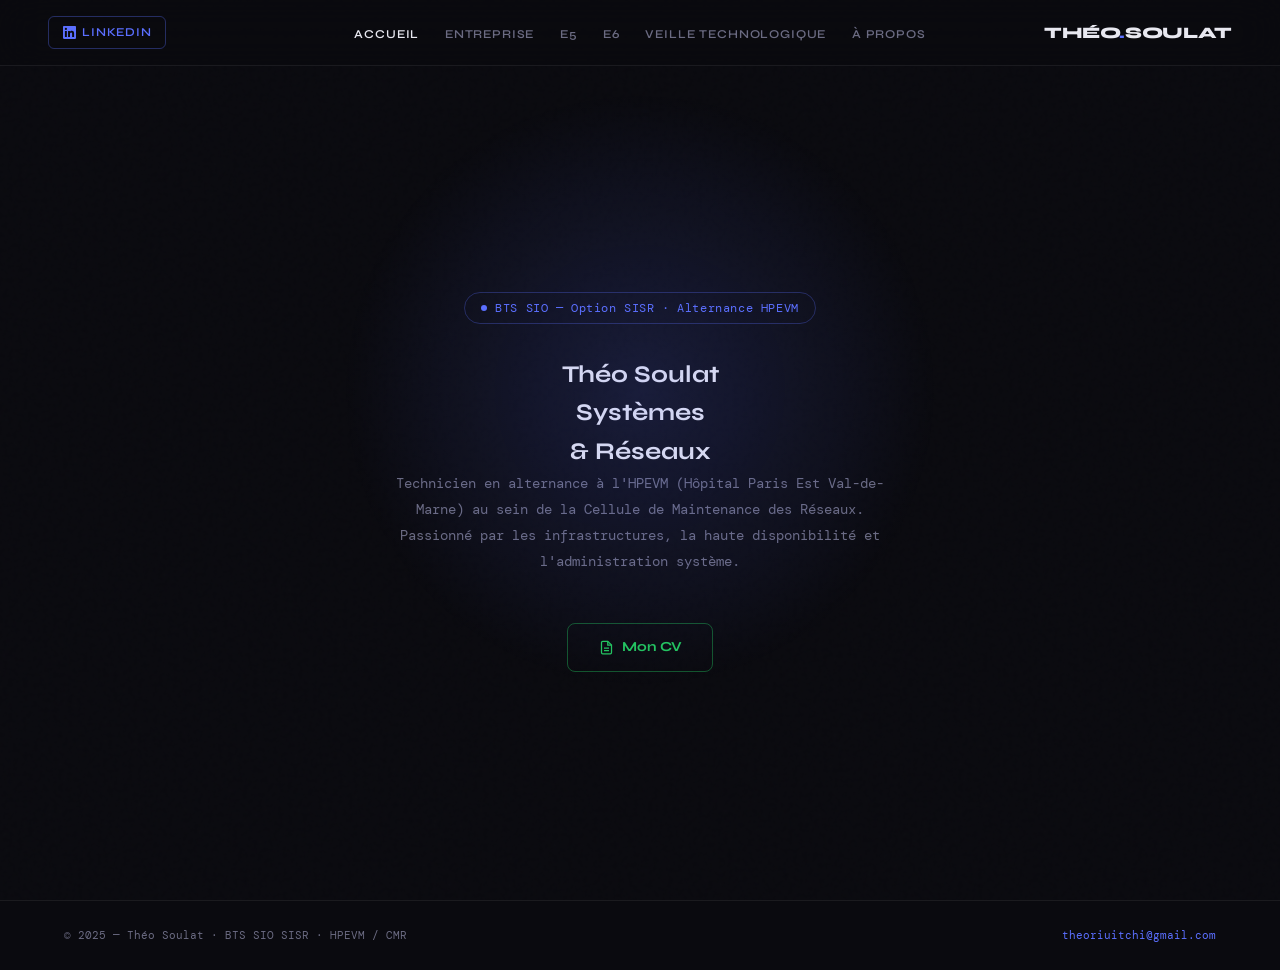
<file: index.html>
<!DOCTYPE html>
<html lang="fr">
<head>
  <meta charset="UTF-8" />
  <meta name="viewport" content="width=device-width, initial-scale=1.0" />
  <title>Théo Soulat — Portfolio BTS SIO</title>
  <link rel="preconnect" href="https://fonts.googleapis.com" />
  <link rel="preconnect" href="https://fonts.gstatic.com" crossorigin />
  <link href="https://fonts.googleapis.com/css2?family=Syne:wght@400;600;700;800&family=DM+Mono:ital,wght@0,300;0,400;1,300&display=swap" rel="stylesheet" />
  <link rel="stylesheet" href="portfolio-style.css" />
</head>
<body>
    <nav>
    <a href="https://www.linkedin.com/in/theo-soulat-701298356" target="_blank" class="nav-linkedin"><svg viewBox="0 0 24 24" width="13" height="13" fill="currentColor"><path d="M20.447 20.452h-3.554v-5.569c0-1.328-.027-3.037-1.852-3.037-1.853 0-2.136 1.445-2.136 2.939v5.667H9.351V9h3.414v1.561h.046c.477-.9 1.637-1.85 3.37-1.85 3.601 0 4.267 2.37 4.267 5.455v6.286zM5.337 7.433a2.062 2.062 0 01-2.063-2.065 2.064 2.064 0 112.063 2.065zm1.782 13.019H3.555V9h3.564v11.452zM22.225 0H1.771C.792 0 0 .774 0 1.729v20.542C0 23.227.792 24 1.771 24h20.451C23.2 24 24 23.227 24 22.271V1.729C24 .774 23.2 0 22.222 0h.003z"/></svg> LinkedIn</a>
    <ul>
      <li><a href="index.html" class="active">Accueil</a></li>
      <li><a href="entreprise.html">Entreprise</a></li>
      <li><a href="e5.html">E5</a></li>
      <li><a href="e6.html">E6</a></li>
      <li><a href="veille-technologique.html">Veille technologique</a></li>
      <li><a href="apropos.html">À propos</a></li>
    </ul>
    <a href="index.html" class="nav-logo">théo<span>.</span>soulat</a>
  </nav>
<section id="accueil">
    <div class="hero-glow"></div>
    <div class="hero-tag">BTS SIO — Option SISR · Alternance HPEVM</div>
    <h1>
      Théo Soulat<br>
      <span class="line2">Systèmes<br>& Réseaux</span>
    </h1>
    <p class="hero-sub">
      Technicien en alternance à l'HPEVM (Hôpital Paris Est Val-de-Marne) au sein de la Cellule de Maintenance des Réseaux. Passionné par les infrastructures, la haute disponibilité et l'administration système.
    </p>
    <div class="hero-cta">
      <a href="CV Théo Soulat.pdf" target="_blank" class="btn-cv">
        <svg viewBox="0 0 24 24" width="15" height="15" fill="none" stroke="currentColor" stroke-width="2"><path d="M14 2H6a2 2 0 00-2 2v16a2 2 0 002 2h12a2 2 0 002-2V8z"/><polyline points="14,2 14,8 20,8"/><line x1="16" y1="13" x2="8" y2="13"/><line x1="16" y1="17" x2="8" y2="17"/></svg>
        Mon CV
      </a>
    </div>
</section>
  <footer>
    <span>© 2025 — Théo Soulat · BTS SIO SISR · HPEVM / CMR</span>
    <span style="color:var(--accent);">theoriuitchi@gmail.com</span>
  </footer>

  <script>
    const obs = new IntersectionObserver(entries => {
      entries.forEach(e => { if (e.isIntersecting) e.target.classList.add('visible'); });
    }, { threshold: 0.1 });
    document.querySelectorAll('.reveal').forEach((el, i) => {
      el.style.transitionDelay = (i % 4) * 0.09 + 's';
      obs.observe(el);
    });
  </script>
</body>
</html>
</file>
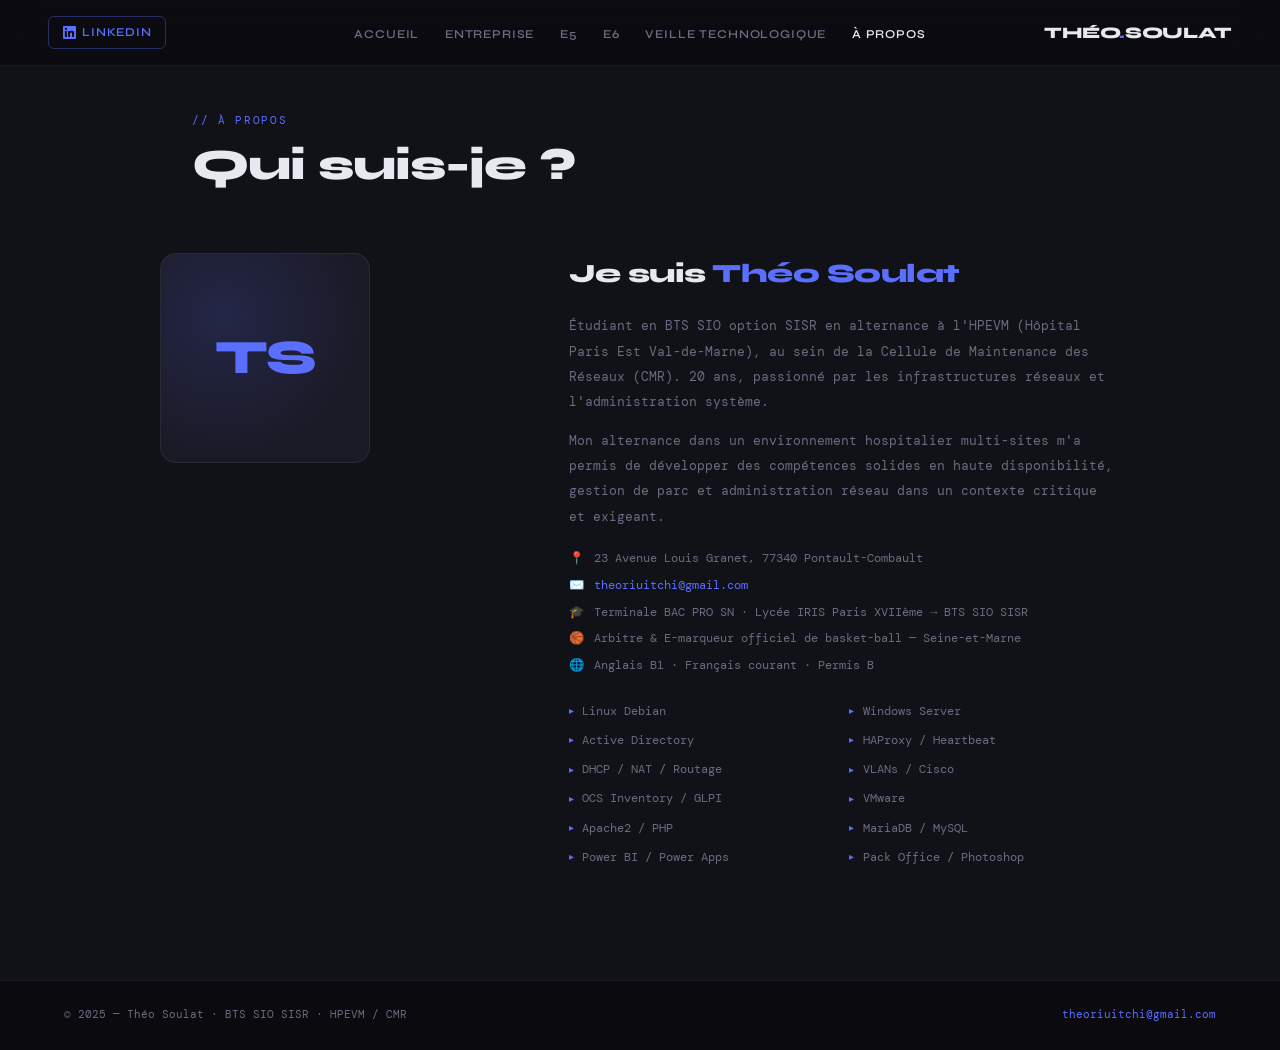
<file: apropos.html>
<!DOCTYPE html>
<html lang="fr">
<head>
  <meta charset="UTF-8" />
  <meta name="viewport" content="width=device-width, initial-scale=1.0" />
  <title>À propos — Théo Soulat</title>
  <link rel="preconnect" href="https://fonts.googleapis.com" />
  <link rel="preconnect" href="https://fonts.gstatic.com" crossorigin />
  <link href="https://fonts.googleapis.com/css2?family=Syne:wght@400;600;700;800&family=DM+Mono:ital,wght@0,300;0,400;1,300&display=swap" rel="stylesheet" />
  <link rel="stylesheet" href="portfolio-style.css" />
</head>
<body>
    <nav>
    <a href="https://www.linkedin.com/in/theo-soulat-701298356" target="_blank" class="nav-linkedin"><svg viewBox="0 0 24 24" width="13" height="13" fill="currentColor"><path d="M20.447 20.452h-3.554v-5.569c0-1.328-.027-3.037-1.852-3.037-1.853 0-2.136 1.445-2.136 2.939v5.667H9.351V9h3.414v1.561h.046c.477-.9 1.637-1.85 3.37-1.85 3.601 0 4.267 2.37 4.267 5.455v6.286zM5.337 7.433a2.062 2.062 0 01-2.063-2.065 2.064 2.064 0 112.063 2.065zm1.782 13.019H3.555V9h3.564v11.452zM22.225 0H1.771C.792 0 0 .774 0 1.729v20.542C0 23.227.792 24 1.771 24h20.451C23.2 24 24 23.227 24 22.271V1.729C24 .774 23.2 0 22.222 0h.003z"/></svg> LinkedIn</a>
    <ul>
      <li><a href="index.html">Accueil</a></li>
      <li><a href="entreprise.html">Entreprise</a></li>
      <li><a href="e5.html">E5</a></li>
      <li><a href="e6.html">E6</a></li>
      <li><a href="veille-technologique.html">Veille technologique</a></li>
      <li><a href="apropos.html" class="active">À propos</a></li>
    </ul>
    <a href="index.html" class="nav-logo">théo<span>.</span>soulat</a>
  </nav>
<section id="apropos">
    <div class="section-header reveal">
      <div class="section-label">// À propos</div>
      <h2 class="section-title">Qui suis-je ?</h2>
    </div>
    <div class="about-inner">
      <div>
        <div class="about-avatar reveal">TS</div>
      </div>
      <div class="about-content reveal">
        <h2>Je suis <span style="color:var(--accent);">Théo Soulat</span></h2>
        <p>Étudiant en BTS SIO option SISR en alternance à l'HPEVM (Hôpital Paris Est Val-de-Marne), au sein de la Cellule de Maintenance des Réseaux (CMR). 20 ans, passionné par les infrastructures réseaux et l'administration système.</p>
        <p>Mon alternance dans un environnement hospitalier multi-sites m'a permis de développer des compétences solides en haute disponibilité, gestion de parc et administration réseau dans un contexte critique et exigeant.</p>
        <div class="about-infos">
          <div class="about-info-item"><span>📍</span><span>23 Avenue Louis Granet, 77340 Pontault-Combault</span></div>
          <div class="about-info-item"><span>✉️</span><a href="mailto:theoriuitchi@gmail.com">theoriuitchi@gmail.com</a></div>
          <div class="about-info-item"><span>🎓</span><span>Terminale BAC PRO SN · Lycée IRIS Paris XVIIème → BTS SIO SISR</span></div>
          <div class="about-info-item"><span>🏀</span><span>Arbitre & E-marqueur officiel de basket-ball — Seine-et-Marne</span></div>
          <div class="about-info-item"><span>🌐</span><span>Anglais B1 · Français courant · Permis B</span></div>
        </div>
        <div class="about-skills-grid">
          <div class="skill-item">Linux Debian</div>
          <div class="skill-item">Windows Server</div>
          <div class="skill-item">Active Directory</div>
          <div class="skill-item">HAProxy / Heartbeat</div>
          <div class="skill-item">DHCP / NAT / Routage</div>
          <div class="skill-item">VLANs / Cisco</div>
          <div class="skill-item">OCS Inventory / GLPI</div>
          <div class="skill-item">VMware</div>
          <div class="skill-item">Apache2 / PHP</div>
          <div class="skill-item">MariaDB / MySQL</div>
          <div class="skill-item">Power BI / Power Apps</div>
          <div class="skill-item">Pack Office / Photoshop</div>
        </div>
      </div>
    </div>
  </section>
  <footer>
    <span>© 2025 — Théo Soulat · BTS SIO SISR · HPEVM / CMR</span>
    <span style="color:var(--accent);">theoriuitchi@gmail.com</span>
  </footer>

  <script>
    const obs = new IntersectionObserver(entries => {
      entries.forEach(e => { if (e.isIntersecting) e.target.classList.add('visible'); });
    }, { threshold: 0.1 });
    document.querySelectorAll('.reveal').forEach((el, i) => {
      el.style.transitionDelay = (i % 4) * 0.09 + 's';
      obs.observe(el);
    });
  </script>
</body>
</html>
</file>
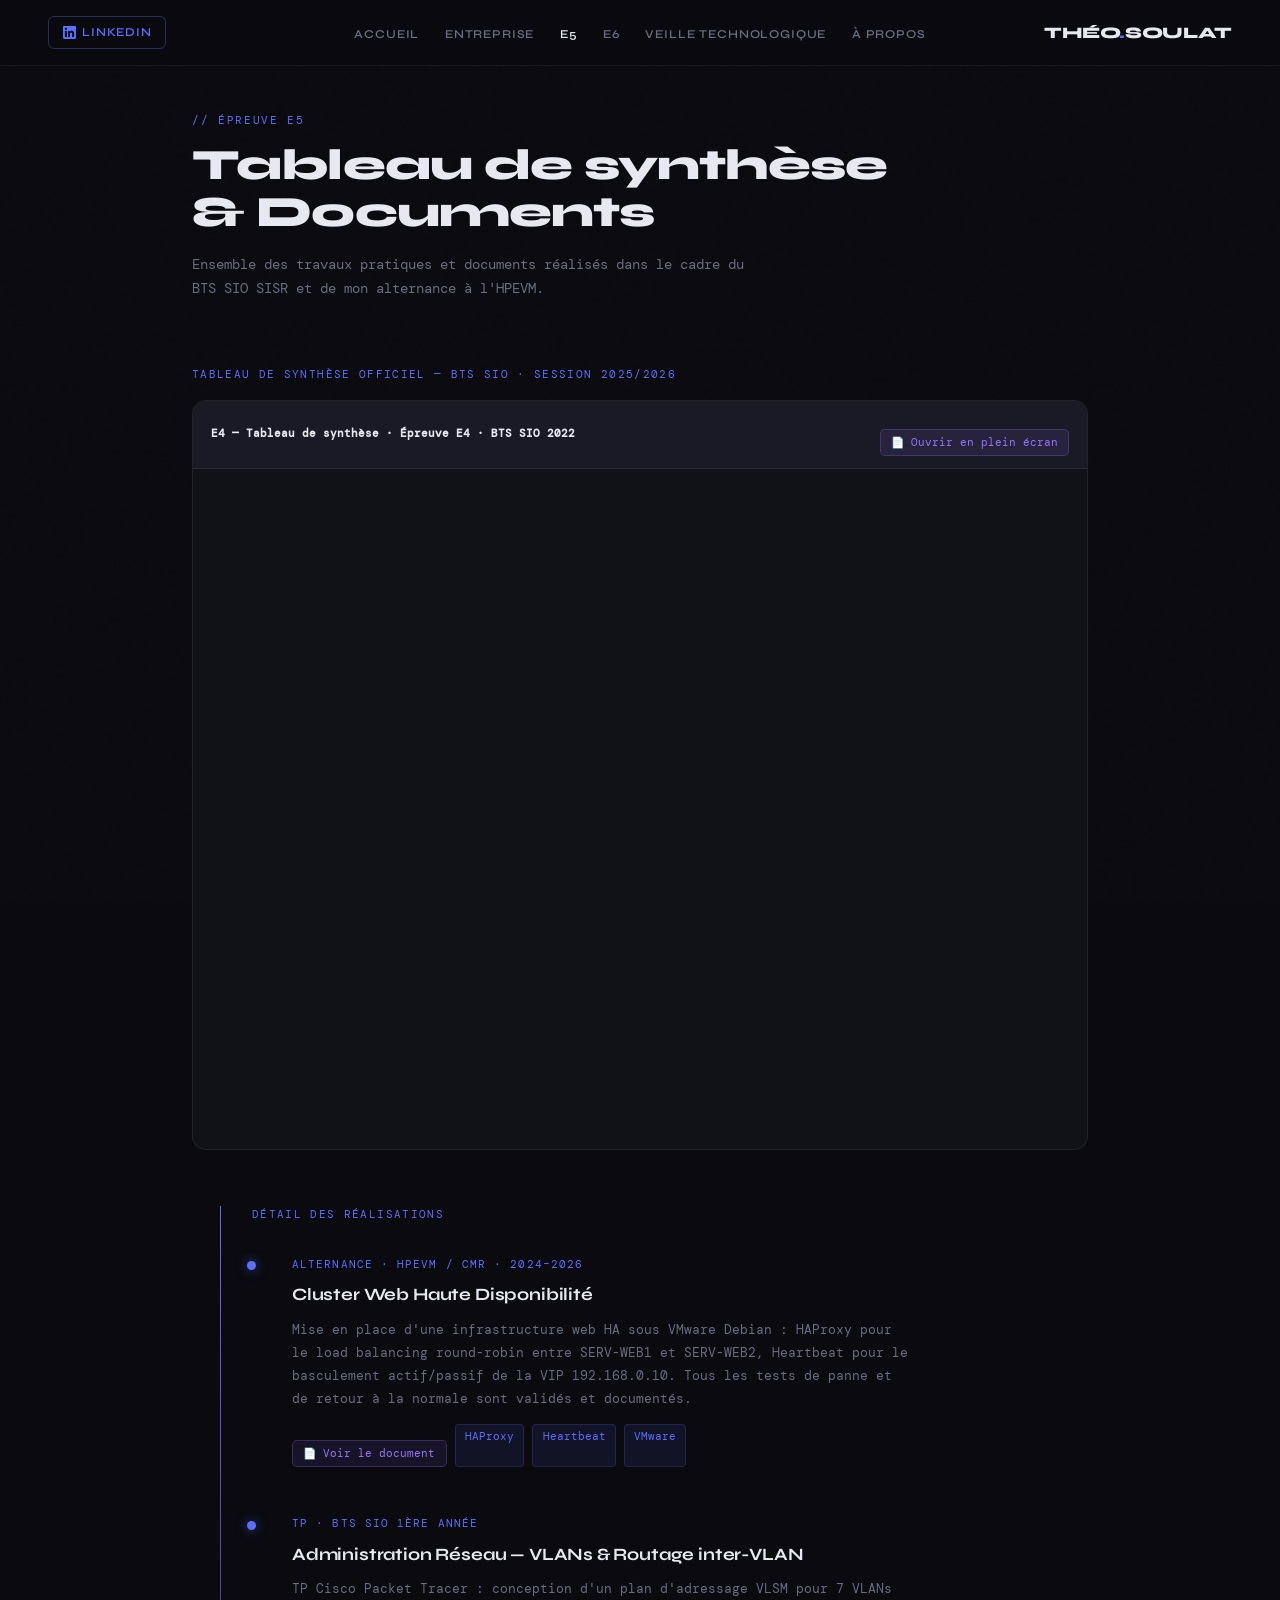
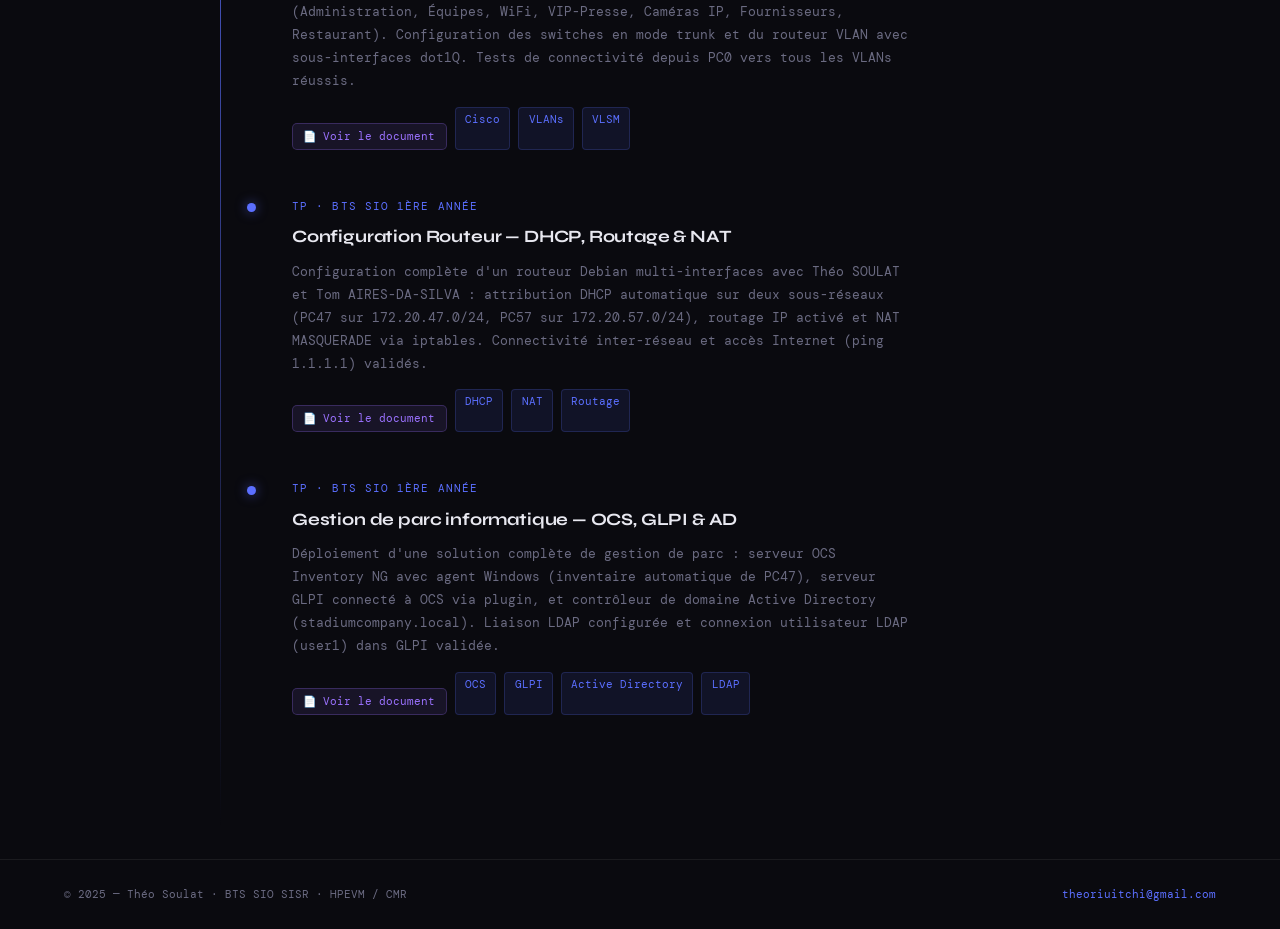
<file: e5.html>
<!DOCTYPE html>
<html lang="fr">
<head>
  <meta charset="UTF-8" />
  <meta name="viewport" content="width=device-width, initial-scale=1.0" />
  <title>E5 — Théo Soulat</title>
  <link rel="preconnect" href="https://fonts.googleapis.com" />
  <link rel="preconnect" href="https://fonts.gstatic.com" crossorigin />
  <link href="https://fonts.googleapis.com/css2?family=Syne:wght@400;600;700;800&family=DM+Mono:ital,wght@0,300;0,400;1,300&display=swap" rel="stylesheet" />
  <link rel="stylesheet" href="portfolio-style.css" />
  <style>
    .pdf-viewer-block {
      max-width: 960px; margin: 0 auto 3.5rem; padding: 0 2rem;
    }
    .pdf-frame-wrap {
      border: 1px solid var(--border); border-radius: 14px; overflow: hidden;
      background: var(--bg2); position: relative;
    }
    .pdf-frame-wrap iframe {
      display: block; width: 100%; height: 680px; border: none;
    }
    .pdf-toolbar {
      display: flex; align-items: center; justify-content: space-between;
      padding: .75rem 1.1rem; border-bottom: 1px solid var(--border);
      background: var(--bg3);
    }
    .pdf-toolbar-label { font-family: var(--mono); font-size: .7rem; color: var(--muted); }
    .pdf-toolbar-label strong { color: var(--text); }
  </style>
</head>
<body>
  <nav>
    <a href="https://www.linkedin.com/in/theo-soulat-701298356" target="_blank" class="nav-linkedin"><svg viewBox="0 0 24 24" width="13" height="13" fill="currentColor"><path d="M20.447 20.452h-3.554v-5.569c0-1.328-.027-3.037-1.852-3.037-1.853 0-2.136 1.445-2.136 2.939v5.667H9.351V9h3.414v1.561h.046c.477-.9 1.637-1.85 3.37-1.85 3.601 0 4.267 2.37 4.267 5.455v6.286zM5.337 7.433a2.062 2.062 0 01-2.063-2.065 2.064 2.064 0 112.063 2.065zm1.782 13.019H3.555V9h3.564v11.452zM22.225 0H1.771C.792 0 0 .774 0 1.729v20.542C0 23.227.792 24 1.771 24h20.451C23.2 24 24 23.227 24 22.271V1.729C24 .774 23.2 0 22.222 0h.003z"/></svg> LinkedIn</a>
    <ul>
      <li><a href="index.html">Accueil</a></li>
      <li><a href="entreprise.html">Entreprise</a></li>
      <li><a href="e5.html" class="active">E5</a></li>
      <li><a href="e6.html">E6</a></li>
      <li><a href="veille-technologique.html">Veille technologique</a></li>
      <li><a href="apropos.html">À propos</a></li>
    </ul>
    <a href="index.html" class="nav-logo">théo<span>.</span>soulat</a>
  </nav>

  <section id="e5" style="padding:7rem 0 2rem;">
    <div class="section-header reveal">
      <div class="section-label">// Épreuve E5</div>
      <h2 class="section-title">Tableau de synthèse<br>&amp; Documents</h2>
      <p class="section-desc">Ensemble des travaux pratiques et documents réalisés dans le cadre du BTS SIO SISR et de mon alternance à l'HPEVM.</p>
    </div>

    <!-- TABLEAU DE SYNTHÈSE PDF -->
    <div class="pdf-viewer-block reveal">
      <div class="env-label" style="font-family:var(--mono);font-size:.7rem;color:var(--accent);letter-spacing:.12em;text-transform:uppercase;margin-bottom:1rem;">Tableau de synthèse officiel — BTS SIO · Session 2025/2026</div>
      <div class="pdf-frame-wrap">
        <div class="pdf-toolbar">
          <span class="pdf-toolbar-label"><strong>E4 — Tableau de synthèse · Épreuve E4 · BTS SIO 2022</strong></span>
          <a class="doc-pill" href="E4- Tableau de synthèse - Épreuve E4 - BTS SIO 2022.pdf" target="_blank" rel="noopener">📄 Ouvrir en plein écran</a>
        </div>
        <iframe src="E4- Tableau de synthèse - Épreuve E4 - BTS SIO 2022.pdf" title="Tableau de synthèse BTS SIO"></iframe>
      </div>
    </div>

    <!-- TIMELINE DOCUMENTS -->
    <div class="e7-timeline" style="max-width:840px;margin:0 auto;padding:0 2rem 4rem;">
      <div class="env-label" style="font-family:var(--mono);font-size:.7rem;color:var(--accent);letter-spacing:.12em;text-transform:uppercase;margin-bottom:2rem;">Détail des réalisations</div>

      <div class="e7-item reveal">
        <div class="e7-date">ALTERNANCE · HPEVM / CMR · 2024–2026</div>
        <h3>Cluster Web Haute Disponibilité</h3>
        <p>Mise en place d'une infrastructure web HA sous VMware Debian : HAProxy pour le load balancing round-robin entre SERV-WEB1 et SERV-WEB2, Heartbeat pour le basculement actif/passif de la VIP 192.168.0.10. Tous les tests de panne et de retour à la normale sont validés et documentés.</p>
        <div class="e7-docs">
          <a class="doc-pill" href="SOULAT_Theo_Projet_HA.pdf" target="_blank" rel="noopener">📄 Voir le document</a>
          <span class="tag">HAProxy</span><span class="tag">Heartbeat</span><span class="tag">VMware</span>
        </div>
      </div>

      <div class="e7-item reveal">
        <div class="e7-date">TP · BTS SIO 1ÈRE ANNÉE</div>
        <h3>Administration Réseau — VLANs &amp; Routage inter-VLAN</h3>
        <p>TP Cisco Packet Tracer : conception d'un plan d'adressage VLSM pour 7 VLANs (Administration, Équipes, WiFi, VIP-Presse, Caméras IP, Fournisseurs, Restaurant). Configuration des switches en mode trunk et du routeur VLAN avec sous-interfaces dot1Q. Tests de connectivité depuis PC0 vers tous les VLANs réussis.</p>
        <div class="e7-docs">
          <a class="doc-pill" href="tp keita.pdf" target="_blank" rel="noopener">📄 Voir le document</a>
          <span class="tag">Cisco</span><span class="tag">VLANs</span><span class="tag">VLSM</span>
        </div>
      </div>

      <div class="e7-item reveal">
        <div class="e7-date">TP · BTS SIO 1ÈRE ANNÉE</div>
        <h3>Configuration Routeur — DHCP, Routage &amp; NAT</h3>
        <p>Configuration complète d'un routeur Debian multi-interfaces avec Théo SOULAT et Tom AIRES-DA-SILVA : attribution DHCP automatique sur deux sous-réseaux (PC47 sur 172.20.47.0/24, PC57 sur 172.20.57.0/24), routage IP activé et NAT MASQUERADE via iptables. Connectivité inter-réseau et accès Internet (ping 1.1.1.1) validés.</p>
        <div class="e7-docs">
          <a class="doc-pill" href="Page_de_garde_TP_DHCP_Routage_NAT.pdf" target="_blank" rel="noopener">📄 Voir le document</a>
          <span class="tag">DHCP</span><span class="tag">NAT</span><span class="tag">Routage</span>
        </div>
      </div>

      <div class="e7-item reveal">
        <div class="e7-date">TP · BTS SIO 1ÈRE ANNÉE</div>
        <h3>Gestion de parc informatique — OCS, GLPI &amp; AD</h3>
        <p>Déploiement d'une solution complète de gestion de parc : serveur OCS Inventory NG avec agent Windows (inventaire automatique de PC47), serveur GLPI connecté à OCS via plugin, et contrôleur de domaine Active Directory (stadiumcompany.local). Liaison LDAP configurée et connexion utilisateur LDAP (user1) dans GLPI validée.</p>
        <div class="e7-docs">
          <a class="doc-pill" href="TP%20%20Mise%20en%20place%20d%E2%80%99une%20solution%20de%20gestion%20de%20parc%20informat%20%281%29%20%281%29.pdf" target="_blank" rel="noopener">📄 Voir le document</a>
          <span class="tag">OCS</span><span class="tag">GLPI</span><span class="tag">Active Directory</span><span class="tag">LDAP</span>
        </div>
      </div>
    </div>
  </section>

  <footer>
    <span>© 2025 — Théo Soulat · BTS SIO SISR · HPEVM / CMR</span>
    <span style="color:var(--accent);">theoriuitchi@gmail.com</span>
  </footer>

  <script>
    const obs = new IntersectionObserver(entries => {
      entries.forEach(e => { if (e.isIntersecting) e.target.classList.add('visible'); });
    }, { threshold: 0.1 });
    document.querySelectorAll('.reveal').forEach((el, i) => {
      el.style.transitionDelay = (i % 4) * 0.09 + 's';
      obs.observe(el);
    });
  </script>
</body>
</html>
</file>
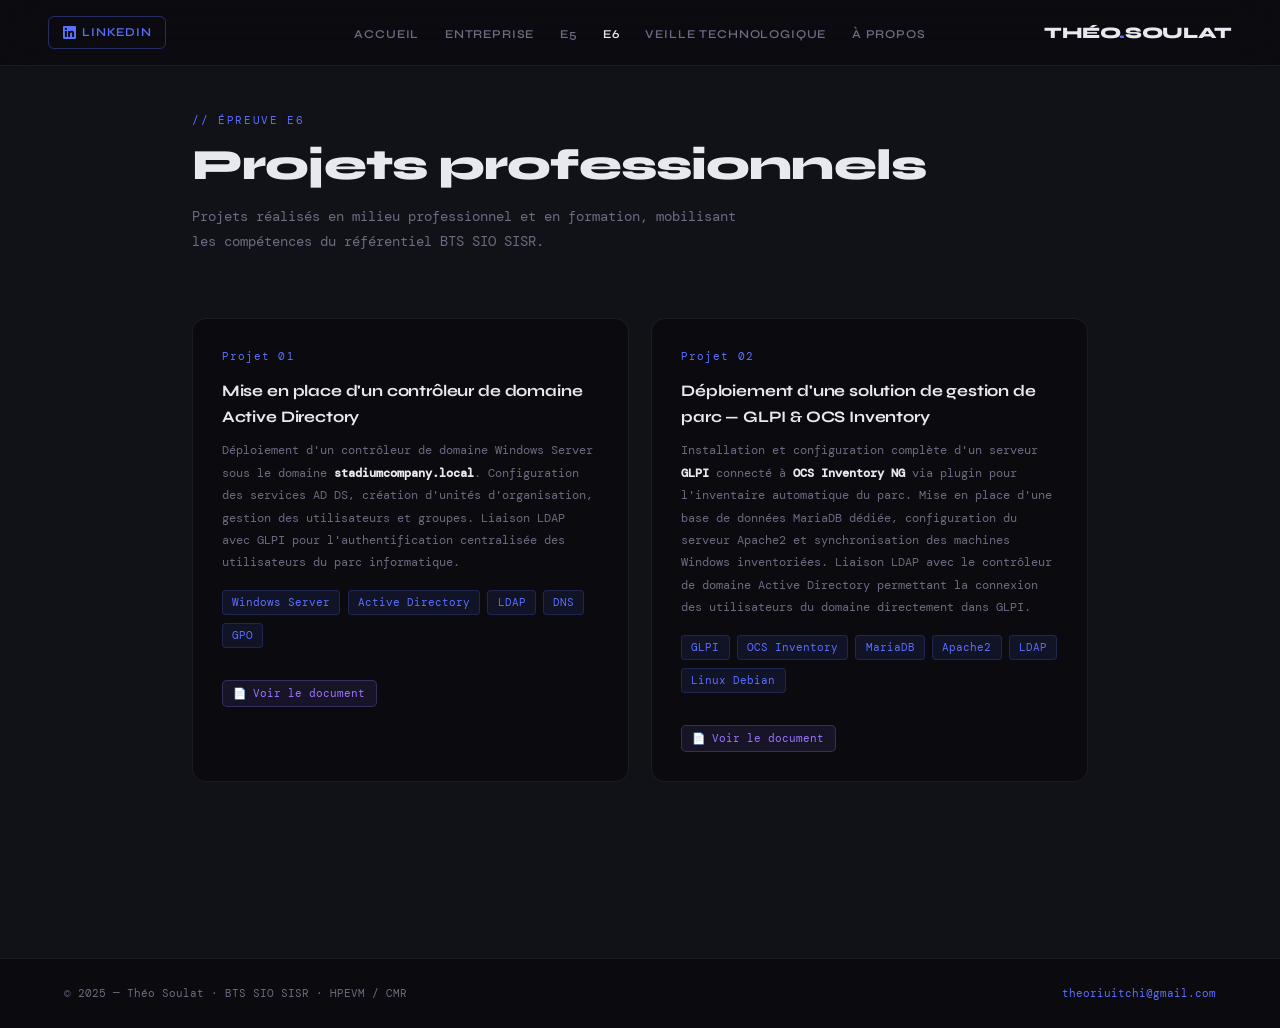
<file: e6.html>
<!DOCTYPE html>
<html lang="fr">
<head>
  <meta charset="UTF-8" />
  <meta name="viewport" content="width=device-width, initial-scale=1.0" />
  <title>E6 — Théo Soulat</title>
  <link rel="preconnect" href="https://fonts.googleapis.com" />
  <link rel="preconnect" href="https://fonts.gstatic.com" crossorigin />
  <link href="https://fonts.googleapis.com/css2?family=Syne:wght@400;600;700;800&family=DM+Mono:ital,wght@0,300;0,400;1,300&display=swap" rel="stylesheet" />
  <link rel="stylesheet" href="portfolio-style.css" />
</head>
<body>
  <nav>
    <a href="https://www.linkedin.com/in/theo-soulat-701298356" target="_blank" class="nav-linkedin"><svg viewBox="0 0 24 24" width="13" height="13" fill="currentColor"><path d="M20.447 20.452h-3.554v-5.569c0-1.328-.027-3.037-1.852-3.037-1.853 0-2.136 1.445-2.136 2.939v5.667H9.351V9h3.414v1.561h.046c.477-.9 1.637-1.85 3.37-1.85 3.601 0 4.267 2.37 4.267 5.455v6.286zM5.337 7.433a2.062 2.062 0 01-2.063-2.065 2.064 2.064 0 112.063 2.065zm1.782 13.019H3.555V9h3.564v11.452zM22.225 0H1.771C.792 0 0 .774 0 1.729v20.542C0 23.227.792 24 1.771 24h20.451C23.2 24 24 23.227 24 22.271V1.729C24 .774 23.2 0 22.222 0h.003z"/></svg> LinkedIn</a>
    <ul>
      <li><a href="index.html">Accueil</a></li>
      <li><a href="entreprise.html">Entreprise</a></li>
      <li><a href="e5.html">E5</a></li>
      <li><a href="e6.html" class="active">E6</a></li>
      <li><a href="veille-technologique.html">Veille technologique</a></li>
      <li><a href="apropos.html">À propos</a></li>
    </ul>
    <a href="index.html" class="nav-logo">théo<span>.</span>soulat</a>
  </nav>
 
  <section id="e6" class="page-shell">
    <div class="section-header reveal">
      <div class="section-label">// Épreuve E6</div>
      <h2 class="section-title">Projets professionnels</h2>
      <p class="section-desc">Projets réalisés en milieu professionnel et en formation, mobilisant les compétences du référentiel BTS SIO SISR.</p>
    </div>
 
    <div class="e6-grid" style="max-width:960px;margin:0 auto;padding:0 2rem 4rem;">
 
      <!-- PROJET 1 : Active Directory -->
      <div class="e6-card reveal">
        <div class="e6-num">Projet 01</div>
        <h3>Mise en place d'un contrôleur de domaine Active Directory</h3>
        <p>Déploiement d'un contrôleur de domaine Windows Server sous le domaine <strong style="color:var(--text)">stadiumcompany.local</strong>. Configuration des services AD DS, création d'unités d'organisation, gestion des utilisateurs et groupes. Liaison LDAP avec GLPI pour l'authentification centralisée des utilisateurs du parc informatique.</p>
        <div class="tag-row" style="margin-top:1rem;">
          <span class="tag">Windows Server</span>
          <span class="tag">Active Directory</span>
          <span class="tag">LDAP</span>
          <span class="tag">DNS</span>
          <span class="tag">GPO</span>
        </div>
        <div class="doc-actions">
          <a class="doc-pill" href="TP%20%20Mise%20en%20place%20d%E2%80%99une%20solution%20de%20gestion%20de%20parc%20informat%20%281%29%20%281%29.pdf" target="_blank" rel="noopener">📄 Voir le document</a>
        </div>
      </div>
 
      <!-- PROJET 2 : GLPI -->
      <div class="e6-card reveal">
        <div class="e6-num">Projet 02</div>
        <h3>Déploiement d'une solution de gestion de parc — GLPI &amp; OCS Inventory</h3>
        <p>Installation et configuration complète d'un serveur <strong style="color:var(--text)">GLPI</strong> connecté à <strong style="color:var(--text)">OCS Inventory NG</strong> via plugin pour l'inventaire automatique du parc. Mise en place d'une base de données MariaDB dédiée, configuration du serveur Apache2 et synchronisation des machines Windows inventoriées. Liaison LDAP avec le contrôleur de domaine Active Directory permettant la connexion des utilisateurs du domaine directement dans GLPI.</p>
        <div class="tag-row" style="margin-top:1rem;">
          <span class="tag">GLPI</span>
          <span class="tag">OCS Inventory</span>
          <span class="tag">MariaDB</span>
          <span class="tag">Apache2</span>
          <span class="tag">LDAP</span>
          <span class="tag">Linux Debian</span>
        </div>
        <div class="doc-actions">
          <a class="doc-pill" href="TP%20%20Mise%20en%20place%20d%E2%80%99une%20solution%20de%20gestion%20de%20parc%20informat%20%281%29%20%281%29.pdf" target="_blank" rel="noopener">📄 Voir le document</a>
        </div>
      </div>
 
    </div>
  </section>
 
  <footer>
    <span>© 2025 — Théo Soulat · BTS SIO SISR · HPEVM / CMR</span>
    <span style="color:var(--accent);">theoriuitchi@gmail.com</span>
  </footer>
 
  <script>
    const obs = new IntersectionObserver(entries => {
      entries.forEach(e => { if (e.isIntersecting) e.target.classList.add('visible'); });
    }, { threshold: 0.1 });
    document.querySelectorAll('.reveal').forEach((el, i) => {
      el.style.transitionDelay = (i % 4) * 0.09 + 's';
      obs.observe(el);
    });
  </script>
</body>
</html>
</file>
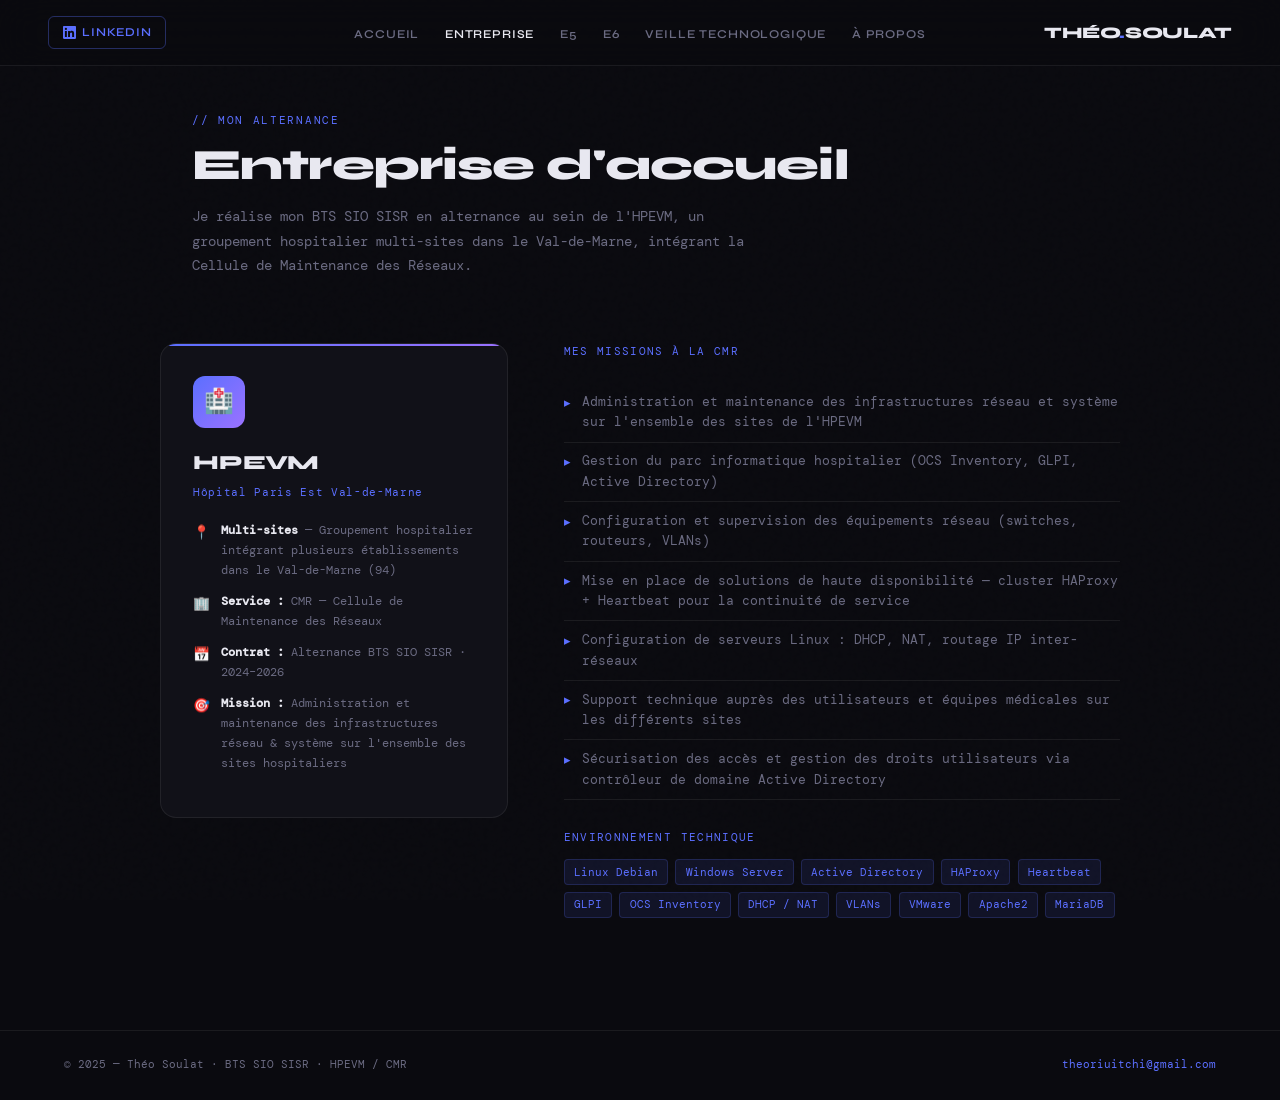
<file: entreprise.html>
<!DOCTYPE html>
<html lang="fr">
<head>
  <meta charset="UTF-8" />
  <meta name="viewport" content="width=device-width, initial-scale=1.0" />
  <title>Entreprise — Théo Soulat</title>
  <link rel="preconnect" href="https://fonts.googleapis.com" />
  <link rel="preconnect" href="https://fonts.gstatic.com" crossorigin />
  <link href="https://fonts.googleapis.com/css2?family=Syne:wght@400;600;700;800&family=DM+Mono:ital,wght@0,300;0,400;1,300&display=swap" rel="stylesheet" />
  <link rel="stylesheet" href="portfolio-style.css" />
</head>
<body>
    <nav>
    <a href="https://www.linkedin.com/in/theo-soulat-701298356" target="_blank" class="nav-linkedin"><svg viewBox="0 0 24 24" width="13" height="13" fill="currentColor"><path d="M20.447 20.452h-3.554v-5.569c0-1.328-.027-3.037-1.852-3.037-1.853 0-2.136 1.445-2.136 2.939v5.667H9.351V9h3.414v1.561h.046c.477-.9 1.637-1.85 3.37-1.85 3.601 0 4.267 2.37 4.267 5.455v6.286zM5.337 7.433a2.062 2.062 0 01-2.063-2.065 2.064 2.064 0 112.063 2.065zm1.782 13.019H3.555V9h3.564v11.452zM22.225 0H1.771C.792 0 0 .774 0 1.729v20.542C0 23.227.792 24 1.771 24h20.451C23.2 24 24 23.227 24 22.271V1.729C24 .774 23.2 0 22.222 0h.003z"/></svg> LinkedIn</a>
    <ul>
      <li><a href="index.html">Accueil</a></li>
      <li><a href="entreprise.html" class="active">Entreprise</a></li>
      <li><a href="e5.html">E5</a></li>
      <li><a href="e6.html">E6</a></li>
      <li><a href="veille-technologique.html">Veille technologique</a></li>
      <li><a href="apropos.html">À propos</a></li>
    </ul>
    <a href="index.html" class="nav-logo">théo<span>.</span>soulat</a>
  </nav>
<section id="entreprise">
    <div class="section-header reveal">
      <div class="section-label">// Mon alternance</div>
      <h2 class="section-title">Entreprise d'accueil</h2>
      <p class="section-desc">Je réalise mon BTS SIO SISR en alternance au sein de l'HPEVM, un groupement hospitalier multi-sites dans le Val-de-Marne, intégrant la Cellule de Maintenance des Réseaux.</p>
    </div>
    <div class="entreprise-inner">
      <div class="ent-card reveal">
        <div class="ent-logo">🏥</div>
        <h3>HPEVM</h3>
        <p class="ent-subtitle">Hôpital Paris Est Val-de-Marne</p>
        <div class="info-row">
          <span class="info-icon">📍</span>
          <span class="info-text"><strong>Multi-sites</strong> — Groupement hospitalier intégrant plusieurs établissements dans le Val-de-Marne (94)</span>
        </div>
        <div class="info-row">
          <span class="info-icon">🏢</span>
          <span class="info-text"><strong>Service :</strong> CMR — Cellule de Maintenance des Réseaux</span>
        </div>
        <div class="info-row">
          <span class="info-icon">📅</span>
          <span class="info-text"><strong>Contrat :</strong> Alternance BTS SIO SISR · 2024–2026</span>
        </div>
        <div class="info-row">
          <span class="info-icon">🎯</span>
          <span class="info-text"><strong>Mission :</strong> Administration et maintenance des infrastructures réseau & système sur l'ensemble des sites hospitaliers</span>
        </div>
      </div>
      <div class="reveal">
        <div class="env-label">Mes missions à la CMR</div>
        <ul class="mission-list">
          <li>Administration et maintenance des infrastructures réseau et système sur l'ensemble des sites de l'HPEVM</li>
          <li>Gestion du parc informatique hospitalier (OCS Inventory, GLPI, Active Directory)</li>
          <li>Configuration et supervision des équipements réseau (switches, routeurs, VLANs)</li>
          <li>Mise en place de solutions de haute disponibilité — cluster HAProxy + Heartbeat pour la continuité de service</li>
          <li>Configuration de serveurs Linux : DHCP, NAT, routage IP inter-réseaux</li>
          <li>Support technique auprès des utilisateurs et équipes médicales sur les différents sites</li>
          <li>Sécurisation des accès et gestion des droits utilisateurs via contrôleur de domaine Active Directory</li>
        </ul>
        <div class="env-tech" style="margin-top:1.8rem;">
          <div class="env-label">Environnement technique</div>
          <div class="tag-row">
            <span class="tag">Linux Debian</span>
            <span class="tag">Windows Server</span>
            <span class="tag">Active Directory</span>
            <span class="tag">HAProxy</span>
            <span class="tag">Heartbeat</span>
            <span class="tag">GLPI</span>
            <span class="tag">OCS Inventory</span>
            <span class="tag">DHCP / NAT</span>
            <span class="tag">VLANs</span>
            <span class="tag">VMware</span>
            <span class="tag">Apache2</span>
            <span class="tag">MariaDB</span>
          </div>
        </div>
      </div>
    </div>
  </section>
  <footer>
    <span>© 2025 — Théo Soulat · BTS SIO SISR · HPEVM / CMR</span>
    <span style="color:var(--accent);">theoriuitchi@gmail.com</span>
  </footer>

  <script>
    const obs = new IntersectionObserver(entries => {
      entries.forEach(e => { if (e.isIntersecting) e.target.classList.add('visible'); });
    }, { threshold: 0.1 });
    document.querySelectorAll('.reveal').forEach((el, i) => {
      el.style.transitionDelay = (i % 4) * 0.09 + 's';
      obs.observe(el);
    });
  </script>
</body>
</html>
</file>
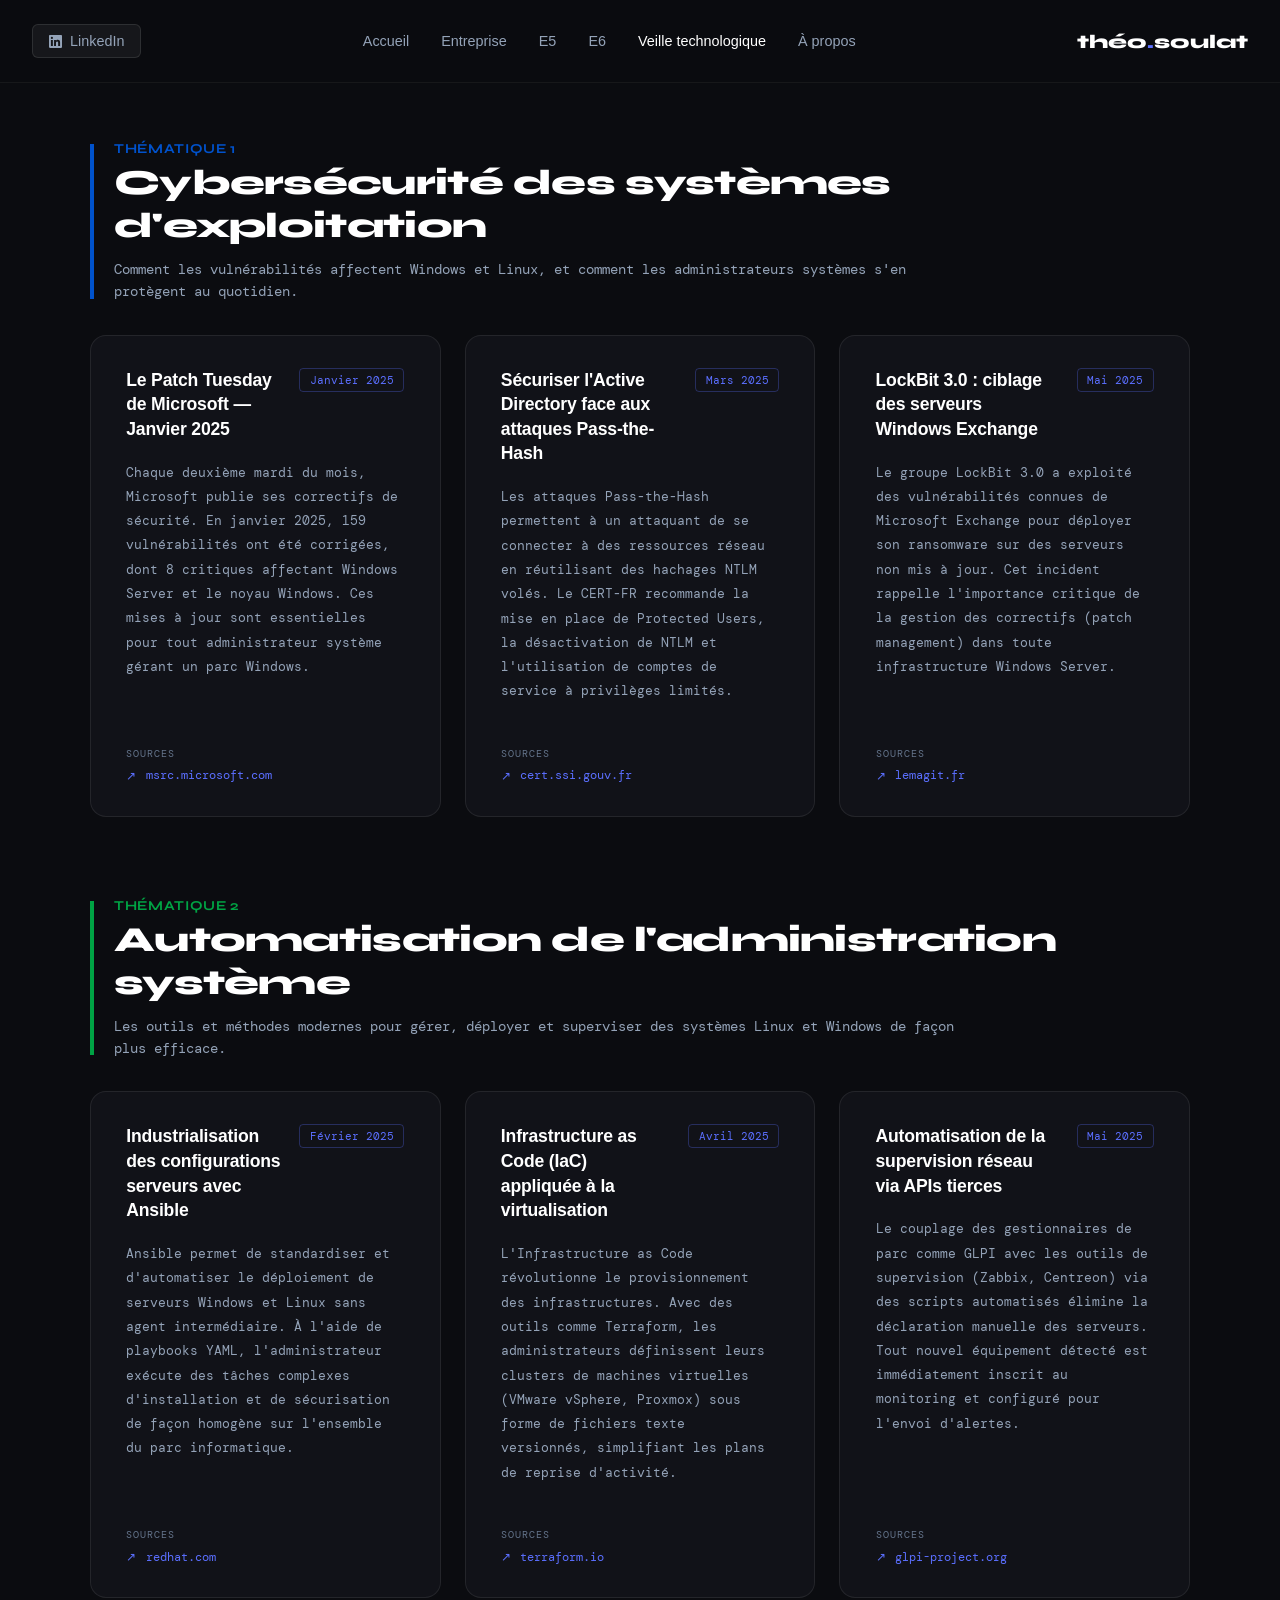
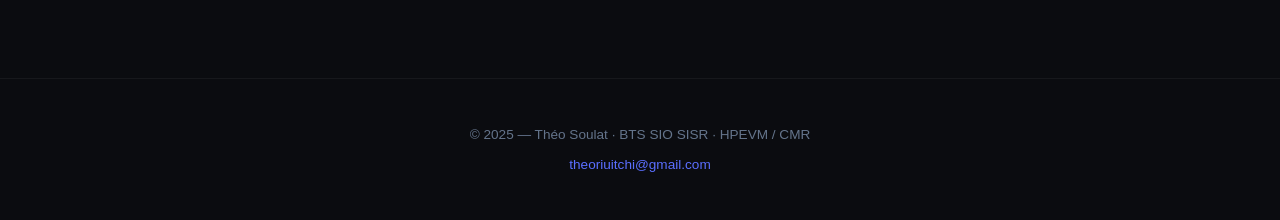
<file: veille-technologique.html>
<!DOCTYPE html>
<html lang="fr">
<head>
  <meta charset="UTF-8" />
  <meta name="viewport" content="width=device-width, initial-scale=1.0" />
  <title>Veille technologique — Théo Soulat</title>
  <link rel="preconnect" href="https://fonts.googleapis.com" />
  <link rel="preconnect" href="https://fonts.gstatic.com" crossorigin />
  <link href="https://fonts.googleapis.com/css2?family=Syne:wght@400;600;700;800&family=DM+Mono:ital,wght@0,300;0,400;1,300&display=swap" rel="stylesheet" />
  <style>
    /* STYLES GENERAUX DE LA PAGE (Pour remplacer le fichier CSS manquant) */
    body {
      background-color: #0b0c10;
      color: #ffffff;
      font-family: sans-serif;
      margin: 0;
      padding: 0;
    }

    /* BARRE DE NAVIGATION TRADUITE DE TON STYLE D'ORIGINE */
    nav {
      display: flex;
      justify-content: space-between;
      align-items: center;
      padding: 1.5rem 2rem;
      background: rgba(11, 12, 16, 0.8);
      backdrop-filter: blur(8px);
      position: fixed;
      top: 0;
      left: 0;
      right: 0;
      z-index: 100;
      border-bottom: 1px solid rgba(255, 255, 255, 0.05);
    }
    nav ul {
      display: flex;
      list-style: none;
      gap: 2rem;
      margin: 0;
      padding: 0;
    }
    nav a {
      color: #94a3b8;
      text-decoration: none;
      font-size: 0.9rem;
      font-weight: 500;
      transition: color 0.2s;
    }
    nav a:hover, nav a.active {
      color: #ffffff;
    }
    .nav-logo {
      font-family: 'Syne', sans-serif;
      font-weight: 800;
      font-size: 1.2rem;
      color: #ffffff;
    }
    .nav-logo span {
      color: #5b6fff;
    }
    .nav-linkedin {
      display: flex;
      align-items: center;
      gap: 0.5rem;
      background: rgba(255, 255, 255, 0.05);
      padding: 0.5rem 1rem;
      border-radius: 6px;
      border: 1px solid rgba(255, 255, 255, 0.1);
    }

    /* ZONE DU CONTENU DE LA VEILLE */
    .page-shell {
      padding-top: 140px;
    }

    .theme-container {
      max-width: 1100px;
      margin: 0 auto 5rem auto;
      padding: 0 2rem;
    }

    /* EN-TÊTES DE THÉMATIQUE (CONFORMES À TES CAPTURES) */
    .theme-header {
      position: relative;
      padding-left: 1.5rem;
      margin-bottom: 2rem;
      text-align: left;
    }
    
    .theme-header::before {
      content: '';
      position: absolute;
      left: 0;
      top: 4px;
      bottom: 4px;
      width: 4px;
    }
    
    .t1 .theme-header::before { background: #0052cc; }
    .t1 .theme-label { color: #0052cc; font-family: 'Syne', sans-serif; font-weight: 700; font-size: 0.85rem; text-transform: uppercase; letter-spacing: 0.05em; }
    
    .t2 .theme-header::before { background: #00a344; }
    .t2 .theme-label { color: #00a344; font-family: 'Syne', sans-serif; font-weight: 700; font-size: 0.85rem; text-transform: uppercase; letter-spacing: 0.05em; }

    .theme-title {
      font-family: 'Syne', sans-serif;
      font-size: 2.2rem;
      font-weight: 800;
      color: #ffffff;
      margin: 0.25rem 0 0.75rem 0;
      letter-spacing: -0.02em;
    }

    .theme-desc {
      font-family: 'DM Mono', monospace;
      font-size: 0.85rem;
      color: #94a3b8;
      line-height: 1.6;
      max-width: 850px;
      margin: 0;
    }

    /* GRILLE DE CARTES ALIGNÉES PAR 3 */
    .veille-grid-triple {
      display: grid;
      grid-template-columns: repeat(3, 1fr);
      gap: 1.5rem;
      margin-top: 2rem;
    }

    /* APPARENCE DES ARTICLES (SOMBRES COMME TON SITE) */
    .veille-article {
      background: #111218;
      border: 1px solid rgba(255, 255, 255, 0.08);
      border-radius: 16px;
      padding: 2rem 2.2rem;
      display: flex;
      flex-direction: column;
      justify-content: space-between;
      transition: border-color .3s, transform .3s;
    }
    .veille-article:hover {
      border-color: rgba(91,111,255,0.35);
      transform: translateY(-3px);
    }

    .veille-article-header {
      display: flex;
      align-items: flex-start;
      justify-content: space-between;
      gap: 1rem;
      margin-bottom: 1.2rem;
    }
    
    .veille-article h3 {
      font-size: 1.1rem;
      font-weight: 700;
      letter-spacing: -.01em;
      margin: 0;
      color: #ffffff;
      line-height: 1.4;
    }
    
    .veille-date {
      font-family: 'DM Mono', monospace;
      font-size: .67rem;
      color: #5b6fff;
      border: 1px solid rgba(91,111,255,.3);
      padding: .25rem .6rem;
      border-radius: 4px;
      white-space: nowrap;
    }
    
    .veille-article p {
      font-family: 'DM Mono', monospace;
      font-size: .82rem;
      color: #94a3b8;
      line-height: 1.85;
      margin: 0 0 1.5rem 0;
    }

    /* STYLES DES ENCADRES DE SOURCES */
    .sources-label {
      font-family: 'DM Mono', monospace;
      font-size: .65rem;
      color: #64748b;
      letter-spacing: .1em;
      text-transform: uppercase;
      margin-bottom: .5rem;
      margin-top: 1.2rem;
    }
    
    .veille-source-list {
      display: flex;
      flex-direction: column;
      gap: .45rem;
    }
    
    .veille-source {
      display: flex;
      align-items: center;
      gap: .6rem;
      font-family: 'DM Mono', monospace;
      font-size: .72rem;
      color: #94a3b8;
    }
    
    .veille-source a {
      color: #5b6fff;
      text-decoration: none;
      transition: color .2s;
    }
    
    .veille-source a:hover {
      color: #ffffff;
      text-decoration: underline;
    }
    
    .veille-source::before {
      content: '↗';
      color: #5b6fff;
      font-size: .75rem;
    }

    /* RESPONSIVE */
    @media (max-width: 992px) {
      .veille-grid-triple { grid-template-columns: repeat(2, 1fr); }
    }
    @media (max-width: 768px) {
      .veille-grid-triple { grid-template-columns: 1fr; }
    }

    footer {
      margin-top: 5rem;
      text-align: center;
      padding: 3rem 0;
      border-top: 1px solid rgba(255, 255, 255, 0.05);
      font-size: 0.85rem;
      color: #64748b;
    }
  </style>
</head>
<body>

  <nav>
    <a href="https://www.linkedin.com/in/theo-soulat-701298356" target="_blank" class="nav-linkedin">
      <svg viewBox="0 0 24 24" width="13" height="13" fill="currentColor"><path d="M20.447 20.452h-3.554v-5.569c0-1.328-.027-3.037-1.852-3.037-1.853 0-2.136 1.445-2.136 2.939v5.667H9.351V9h3.414v1.561h.046c.477-.9 1.637-1.85 3.37-1.85 3.601 0 4.267 2.37 4.267 5.455v6.286zM5.337 7.433a2.062 2.062 0 01-2.063-2.065 2.064 2.064 0 112.063 2.065zm1.782 13.019H3.555V9h3.564v11.452zM22.225 0H1.771C.792 0 0 .774 0 1.729v20.542C0 23.227.792 24 1.771 24h20.451C23.2 24 24 23.227 24 22.271V1.729C24 .774 23.2 0 22.222 0h.003z"/></svg>
      LinkedIn
    </a>
    <ul>
      <li><a href="index.html">Accueil</a></li>
      <li><a href="entreprise.html">Entreprise</a></li>
      <li><a href="e5.html">E5</a></li>
      <li><a href="e6.html">E6</a></li>
      <li><a href="veille-technologique.html" class="active">Veille technologique</a></li>
      <li><a href="apropos.html">À propos</a></li>
    </ul>
    <a href="index.html" class="nav-logo">théo<span>.</span>soulat</a>
  </nav>

  <section id="veille" class="page-shell">
    
    <div class="theme-container t1">
      <div class="theme-header">
        <div class="theme-label">Thématique 1</div>
        <h2 class="theme-title">Cybersécurité des systèmes d'exploitation</h2>
        <p class="theme-desc">Comment les vulnérabilités affectent Windows et Linux, et comment les administrateurs systèmes s'en protègent au quotidien.</p>
      </div>

      <div class="veille-grid-triple">

        <div class="veille-article">
          <div>
            <div class="veille-article-header">
              <h3>Le Patch Tuesday de Microsoft — Janvier 2025</h3>
              <span class="veille-date">Janvier 2025</span>
            </div>
            <p>Chaque deuxième mardi du mois, Microsoft publie ses correctifs de sécurité. En janvier 2025, 159 vulnérabilités ont été corrigées, dont 8 critiques affectant Windows Server et le noyau Windows. Ces mises à jour sont essentielles pour tout administrateur système gérant un parc Windows.</p>
          </div>
          <div>
            <div class="sources-label">Sources</div>
            <div class="veille-source-list">
              <div class="veille-source"><a href="https://msrc.microsoft.com" target="_blank" rel="noopener">msrc.microsoft.com</a></div>
            </div>
          </div>
        </div>

        <div class="veille-article">
          <div>
            <div class="veille-article-header">
              <h3>Sécuriser l'Active Directory face aux attaques Pass-the-Hash</h3>
              <span class="veille-date">Mars 2025</span>
            </div>
            <p>Les attaques Pass-the-Hash permettent à un attaquant de se connecter à des ressources réseau en réutilisant des hachages NTLM volés. Le CERT-FR recommande la mise en place de Protected Users, la désactivation de NTLM et l'utilisation de comptes de service à privilèges limités.</p>
          </div>
          <div>
            <div class="sources-label">Sources</div>
            <div class="veille-source-list">
              <div class="veille-source"><a href="https://www.cert.ssi.gouv.fr" target="_blank" rel="noopener">cert.ssi.gouv.fr</a></div>
            </div>
          </div>
        </div>

        <div class="veille-article">
          <div>
            <div class="veille-article-header">
              <h3>LockBit 3.0 : ciblage des serveurs Windows Exchange</h3>
              <span class="veille-date">Mai 2025</span>
            </div>
            <p>Le groupe LockBit 3.0 a exploité des vulnérabilités connues de Microsoft Exchange pour déployer son ransomware sur des serveurs non mis à jour. Cet incident rappelle l'importance critique de la gestion des correctifs (patch management) dans toute infrastructure Windows Server.</p>
          </div>
          <div>
            <div class="sources-label">Sources</div>
            <div class="veille-source-list">
              <div class="veille-source"><a href="https://www.lemagit.fr" target="_blank" rel="noopener">lemagit.fr</a></div>
            </div>
          </div>
        </div>

      </div>
    </div>

    <div class="theme-container t2">
      <div class="theme-header">
        <div class="theme-label">Thématique 2</div>
        <h2 class="theme-title">Automatisation de l'administration système</h2>
        <p class="theme-desc">Les outils et méthodes modernes pour gérer, déployer et superviser des systèmes Linux et Windows de façon plus efficace.</p>
      </div>

      <div class="veille-grid-triple">

        <div class="veille-article">
          <div>
            <div class="veille-article-header">
              <h3>Industrialisation des configurations serveurs avec Ansible</h3>
              <span class="veille-date">Février 2025</span>
            </div>
            <p>Ansible permet de standardiser et d'automatiser le déploiement de serveurs Windows et Linux sans agent intermédiaire. À l'aide de playbooks YAML, l'administrateur exécute des tâches complexes d'installation et de sécurisation de façon homogène sur l'ensemble du parc informatique.</p>
          </div>
          <div>
            <div class="sources-label">Sources</div>
            <div class="veille-source-list">
              <div class="veille-source"><a href="https://www.redhat.com" target="_blank" rel="noopener">redhat.com</a></div>
            </div>
          </div>
        </div>

        <div class="veille-article">
          <div>
            <div class="veille-article-header">
              <h3>Infrastructure as Code (IaC) appliquée à la virtualisation</h3>
              <span class="veille-date">Avril 2025</span>
            </div>
            <p>L'Infrastructure as Code révolutionne le provisionnement des infrastructures. Avec des outils comme Terraform, les administrateurs définissent leurs clusters de machines virtuelles (VMware vSphere, Proxmox) sous forme de fichiers texte versionnés, simplifiant les plans de reprise d'activité.</p>
          </div>
          <div>
            <div class="sources-label">Sources</div>
            <div class="veille-source-list">
              <div class="veille-source"><a href="https://www.terraform.io" target="_blank" rel="noopener">terraform.io</a></div>
            </div>
          </div>
        </div>

        <div class="veille-article">
          <div>
            <div class="veille-article-header">
              <h3>Automatisation de la supervision réseau via APIs tierces</h3>
              <span class="veille-date">Mai 2025</span>
            </div>
            <p>Le couplage des gestionnaires de parc comme GLPI avec les outils de supervision (Zabbix, Centreon) via des scripts automatisés élimine la déclaration manuelle des serveurs. Tout nouvel équipement détecté est immédiatement inscrit au monitoring et configuré pour l'envoi d'alertes.</p>
          </div>
          <div>
            <div class="sources-label">Sources</div>
            <div class="veille-source-list">
              <div class="veille-source"><a href="https://glpi-project.org" target="_blank" rel="noopener">glpi-project.org</a></div>
            </div>
          </div>
        </div>

      </div>
    </div>

  </section>

  <footer>
    <span>© 2025 — Théo Soulat · BTS SIO SISR · HPEVM / CMR</span><br><br>
    <span style="color: #5b6fff;">theoriuitchi@gmail.com</span>
  </footer>

</body>
</html>
</file>
<file: portfolio-style.css>
*, *::before, *::after { box-sizing: border-box; margin: 0; padding: 0; }
    :root {
      --bg:      #0a0a0f;
      --bg2:     #111118;
      --bg3:     #1a1a26;
      --border:  rgba(255,255,255,0.07);
      --accent:  #5b6fff;
      --accent2: #9b72ff;
      --text:    #e8e8f0;
      --muted:   #6b6b82;
      --mono:    'DM Mono', monospace;
      --sans:    'Syne', sans-serif;
    }
    html { scroll-behavior: auto; }
    body { background: var(--bg); color: var(--text); font-family: var(--sans); line-height: 1.6; overflow-x: hidden; }
    body::before {
      content: '';
      position: fixed; inset: 0;
      background-image: url("data:image/svg+xml,%3Csvg viewBox='0 0 200 200' xmlns='http://www.w3.org/2000/svg'%3E%3Cfilter id='n'%3E%3CfeTurbulence type='fractalNoise' baseFrequency='0.9' numOctaves='4' stitchTiles='stitch'/%3E%3C/filter%3E%3Crect width='100%25' height='100%25' filter='url(%23n)' opacity='0.04'/%3E%3C/svg%3E");
      pointer-events: none; z-index: 0; opacity: 0.4;
    }

        /* NAV */
    nav {
      position: fixed; top: 0; left: 0; right: 0; z-index: 100;
      display: grid; grid-template-columns: 1fr auto 1fr; align-items: center;
      padding: 1rem 3rem;
      background: rgba(10,10,15,0.82); backdrop-filter: blur(20px);
      border-bottom: 1px solid var(--border);
    }
    .nav-logo { grid-column: 3; justify-self: end; font-size: 1rem; font-weight: 800; letter-spacing: -0.02em; color: var(--text); text-decoration: none; }
    .nav-logo span { color: var(--accent); }
    nav ul { grid-column: 2; justify-self: center; list-style: none; display: flex; gap: 1.6rem; flex-wrap: wrap; justify-content: center; }
    nav a { color: var(--muted); text-decoration: none; font-size: 0.75rem; font-weight: 600; letter-spacing: 0.07em; text-transform: uppercase; transition: color 0.2s; }
    nav a:hover, nav a.active { color: var(--text); }
    .nav-linkedin {
      grid-column: 1; justify-self: start;
      display: flex; align-items: center; gap: 0.4rem;
      color: var(--accent) !important;
      border: 1px solid rgba(91,111,255,0.35);
      padding: 0.38rem 0.85rem; border-radius: 6px; transition: background 0.2s !important;
    }
    .nav-linkedin:hover { background: rgba(91,111,255,0.12) !important; color: #fff !important; }
    section { position: relative; z-index: 1; }

    /* HERO */
    #accueil {
      min-height: 100vh; display: flex; flex-direction: column;
      align-items: center; justify-content: center; text-align: center;
      padding: 8rem 2rem 4rem; overflow: hidden;
    }
    .hero-glow {
      position: absolute; width: 600px; height: 600px;
      background: radial-gradient(circle, rgba(91,111,255,0.18) 0%, transparent 70%);
      top: 50%; left: 50%; transform: translate(-50%, -60%); pointer-events: none;
    }
    .hero-tag {
      display: inline-flex; align-items: center; gap: 0.5rem;
      font-family: var(--mono); font-size: 0.73rem; color: var(--accent);
      border: 1px solid rgba(91,111,255,0.3); padding: 0.35rem 1rem;
      border-radius: 100px; margin-bottom: 2rem; letter-spacing: 0.05em;
    }
    .hero-tag::before {
      content: ''; width: 6px; height: 6px; border-radius: 50%;
      background: var(--accent); animation: pulse 2s infinite;
    }
    @keyframes pulse { 0%,100%{opacity:1;transform:scale(1)} 50%{opacity:.5;transform:scale(1.4)} }
    .hero h1 { font-size: clamp(2.6rem, 7vw, 6rem); font-weight: 800; line-height: 1.02; letter-spacing: -0.03em; margin-bottom: 1.25rem; }
    .hero h1 .line2 {
      background: linear-gradient(135deg, var(--accent) 0%, var(--accent2) 100%);
      -webkit-background-clip: text; -webkit-text-fill-color: transparent; background-clip: text;
    }
    .hero-sub { font-family: var(--mono); font-size: 0.9rem; color: var(--muted); max-width: 520px; line-height: 1.8; margin-bottom: 3rem; }
    .hero-cta { display: flex; gap: 1rem; justify-content: center; flex-wrap: wrap; }

    .btn-primary { background: var(--accent); color: #fff; padding: 0.78rem 1.9rem; border-radius: 8px; text-decoration: none; font-weight: 700; font-size: 0.86rem; transition: opacity .2s, transform .2s; }
    .btn-primary:hover { opacity: .85; transform: translateY(-2px); }
    .btn-ghost { border: 1px solid var(--border); color: var(--muted); padding: 0.78rem 1.9rem; border-radius: 8px; text-decoration: none; font-weight: 600; font-size: 0.86rem; transition: border-color .2s, color .2s, transform .2s; }
    .btn-ghost:hover { border-color: var(--accent); color: var(--text); transform: translateY(-2px); }
    .btn-cv {
      background: transparent; color: #22c55e; border: 1px solid rgba(34,197,94,0.4);
      padding: 0.78rem 1.9rem; border-radius: 8px; text-decoration: none; font-weight: 700;
      font-size: 0.86rem; display: inline-flex; align-items: center; gap: 0.5rem; transition: background .2s, transform .2s;
    }
    .btn-cv:hover { background: rgba(34,197,94,0.1); transform: translateY(-2px); }

    /* SECTION HEADERS */
    .section-header { max-width: 960px; margin: 0 auto 4rem; padding: 0 2rem; }
    .section-label { font-family: var(--mono); font-size: 0.7rem; color: var(--accent); letter-spacing: 0.15em; text-transform: uppercase; margin-bottom: 0.75rem; }
    .section-title { font-size: clamp(1.7rem, 3.5vw, 2.7rem); font-weight: 800; letter-spacing: -0.02em; line-height: 1.1; }
    .section-desc { color: var(--muted); font-family: var(--mono); font-size: 0.85rem; margin-top: 1rem; line-height: 1.8; max-width: 560px; }

    /* ENTREPRISE */
    #entreprise { padding: 7rem 2rem; }
    .entreprise-inner { max-width: 960px; margin: 0 auto; display: grid; grid-template-columns: 1fr 1.6fr; gap: 3.5rem; align-items: start; }

    .ent-card {
      background: var(--bg2); border: 1px solid var(--border); border-radius: 16px;
      padding: 2rem; position: relative; overflow: hidden;
    }
    .ent-card::before { content: ''; position: absolute; top: 0; left: 0; right: 0; height: 2px; background: linear-gradient(90deg, var(--accent), var(--accent2)); }
    .ent-logo { width: 52px; height: 52px; background: linear-gradient(135deg, var(--accent), var(--accent2)); border-radius: 12px; display: flex; align-items: center; justify-content: center; font-size: 1.5rem; margin-bottom: 1.2rem; }
    .ent-card h3 { font-size: 1.25rem; font-weight: 800; margin-bottom: 0.3rem; letter-spacing: -0.01em; }
    .ent-subtitle { font-family: var(--mono); font-size: 0.7rem; color: var(--accent); margin-bottom: 1.2rem; letter-spacing: 0.06em; }
    .info-row { display: flex; align-items: flex-start; gap: 0.7rem; margin-bottom: 0.7rem; }
    .info-icon { font-size: 0.85rem; margin-top: 0.05rem; flex-shrink: 0; }
    .info-text { font-family: var(--mono); font-size: 0.78rem; color: var(--muted); line-height: 1.6; }
    .info-text strong { color: var(--text); }

    .mission-list { list-style: none; margin-top: 1.4rem; }
    .mission-list li {
      display: flex; align-items: flex-start; gap: 0.7rem;
      font-family: var(--mono); font-size: 0.8rem; color: var(--muted);
      padding: 0.55rem 0; border-bottom: 1px solid var(--border); line-height: 1.6;
    }
    .mission-list li::before { content: '▸'; color: var(--accent); flex-shrink: 0; margin-top: 0.05rem; }

    .env-tech { margin-top: 1.8rem; }
    .env-label { font-family: var(--mono); font-size: 0.7rem; color: var(--accent); letter-spacing: 0.12em; text-transform: uppercase; margin-bottom: 0.8rem; }
    .tag-row { display: flex; flex-wrap: wrap; gap: 0.45rem; }
    .tag {
      font-family: var(--mono); font-size: 0.67rem; padding: 0.2rem 0.58rem;
      border-radius: 4px; background: rgba(91,111,255,0.1);
      border: 1px solid rgba(91,111,255,0.2); color: var(--accent);
    }

    /* E6 */
    #e6, #veille { padding: 7rem 2rem; background: var(--bg2); }
    .e6-grid { max-width: 1000px; margin: 0 auto; display: grid; grid-template-columns: repeat(auto-fit, minmax(270px, 1fr)); gap: 1.4rem; }
    .e6-card {
      background: var(--bg); border: 1px solid var(--border); border-radius: 14px;
      padding: 1.8rem; position: relative; overflow: hidden;
      transition: border-color .3s, transform .3s;
    }
    .e6-card:hover { border-color: rgba(91,111,255,0.4); transform: translateY(-4px); }
    .e6-card::before { content: ''; position: absolute; top: 0; left: 0; right: 0; height: 1px; background: linear-gradient(90deg,transparent,var(--accent),transparent); opacity: 0; transition: opacity .3s; }
    .e6-card:hover::before { opacity: 1; }
    .e6-num { font-family: var(--mono); font-size: 0.68rem; color: var(--accent); letter-spacing: 0.1em; margin-bottom: 0.8rem; }
    .e6-card h3 { font-size: 1rem; font-weight: 700; margin-bottom: 0.6rem; letter-spacing: -0.01em; }
    .e6-card p { font-family: var(--mono); font-size: 0.78rem; color: var(--muted); line-height: 1.8; }
    .doc-pill {
      display: inline-flex; align-items: center; gap: 0.35rem; margin-top: 1rem;
      font-family: var(--mono); font-size: 0.67rem; color: var(--accent2);
      background: rgba(155,114,255,0.1); border: 1px solid rgba(155,114,255,0.25);
      padding: 0.25rem 0.65rem; border-radius: 5px;
    }

    /* E7 */
    #e7 { padding: 7rem 2rem; }
    .e7-timeline { max-width: 840px; margin: 0 auto; position: relative; padding-left: 2rem; }
    .e7-timeline::before { content: ''; position: absolute; left: 0; top: 0; bottom: 0; width: 1px; background: linear-gradient(to bottom, var(--accent), transparent); }
    .e7-item { position: relative; padding: 0 0 3rem 2.5rem; }
    .e7-item::before { content: ''; position: absolute; left: -0.3rem; top: 0.35rem; width: 9px; height: 9px; border-radius: 50%; background: var(--accent); box-shadow: 0 0 12px rgba(91,111,255,.6); }
    .e7-date { font-family: var(--mono); font-size: 0.68rem; color: var(--accent); letter-spacing: 0.1em; margin-bottom: 0.5rem; }
    .e7-item h3 { font-size: 1.08rem; font-weight: 700; margin-bottom: 0.55rem; letter-spacing: -0.01em; }
    .e7-item p { font-family: var(--mono); font-size: 0.8rem; color: var(--muted); line-height: 1.8; max-width: 620px; margin-bottom: 0.7rem; }
    .e7-docs { display: flex; flex-wrap: wrap; gap: 0.5rem; margin-top: 0.9rem; }

    /* APROPOS */
    #apropos { padding: 7rem 2rem; background: var(--bg2); }
    .about-inner { max-width: 960px; margin: 0 auto; display: grid; grid-template-columns: 1fr 1.6fr; gap: 4rem; align-items: start; }
    .about-avatar {
      aspect-ratio: 1; background: var(--bg3); border: 1px solid var(--border);
      border-radius: 16px; display: flex; align-items: center; justify-content: center;
      font-size: 3rem; font-weight: 800; color: var(--accent); letter-spacing: -0.05em;
      position: relative; overflow: hidden; max-width: 210px;
    }
    .about-avatar::after { content: ''; position: absolute; inset: 0; background: radial-gradient(circle at 30% 30%, rgba(91,111,255,.15), transparent 70%); }
    .about-content h2 { font-size: 1.65rem; font-weight: 800; letter-spacing: -0.02em; margin-bottom: 1.1rem; }
    .about-content p { font-family: var(--mono); font-size: 0.83rem; color: var(--muted); line-height: 1.9; margin-bottom: 0.85rem; }
    .about-infos { margin: 1.25rem 0; display: flex; flex-direction: column; gap: 0.45rem; }
    .about-info-item { display: flex; align-items: flex-start; gap: 0.65rem; font-family: var(--mono); font-size: 0.77rem; color: var(--muted); }
    .about-info-item a { color: var(--accent); text-decoration: none; }
    .about-skills-grid { display: grid; grid-template-columns: 1fr 1fr; gap: 0.6rem; margin-top: 1.6rem; }
    .skill-item { display: flex; align-items: center; gap: 0.55rem; font-family: var(--mono); font-size: 0.77rem; color: var(--muted); }
    .skill-item::before { content: '▸'; color: var(--accent); font-size: 0.65rem; }

    /* LINKEDIN STRIP */
    .linkedin-strip { background: var(--bg); border-top: 1px solid var(--border); border-bottom: 1px solid var(--border); padding: 4rem 2rem; text-align: center; position: relative; z-index: 1; }
    .linkedin-strip p { font-family: var(--mono); font-size: 0.83rem; color: var(--muted); margin-bottom: 1.5rem; }
    .linkedin-btn { display: inline-flex; align-items: center; gap: 0.7rem; background: #0A66C2; color: #fff; padding: 0.88rem 2.1rem; border-radius: 8px; text-decoration: none; font-weight: 700; font-size: 0.88rem; transition: opacity .2s, transform .2s; }
    .linkedin-btn:hover { opacity: .85; transform: translateY(-2px); }
    .linkedin-btn svg { width: 19px; height: 19px; fill: #fff; }

    footer { padding: 1.6rem 4rem; display: flex; align-items: center; justify-content: space-between; font-family: var(--mono); font-size: 0.71rem; color: var(--muted); border-top: 1px solid var(--border); position: relative; z-index: 1; }

    .reveal { opacity: 0; transform: translateY(26px); transition: opacity .6s ease, transform .6s ease; }
    .reveal.visible { opacity: 1; transform: none; }

    @media (max-width: 768px) {
      nav { position: sticky; grid-template-columns: 1fr; gap: 0.9rem; padding: 1rem 1.5rem; }
      .nav-linkedin, .nav-logo, nav ul { grid-column: 1; justify-self: center; }
      .entreprise-inner, .about-inner { grid-template-columns: 1fr; gap: 2rem; }
      .about-avatar { max-width: 150px; }
      footer { flex-direction: column; gap: 0.5rem; text-align: center; }
    }
  
    .doc-pill { text-decoration: none; transition: border-color .2s, color .2s, background .2s, transform .2s; }
    a.doc-pill:hover { color: #fff; border-color: var(--accent2); background: rgba(155,114,255,0.2); transform: translateY(-2px); }
    .doc-actions { display: flex; flex-wrap: wrap; gap: 0.55rem; margin-top: 1rem; }
    .page-shell { min-height: calc(100vh - 70px); padding-top: 1rem; }

    .veille-grid { max-width: 1000px; margin: 0 auto; display: grid; grid-template-columns: repeat(auto-fit, minmax(250px, 1fr)); gap: 1.2rem; }
    .veille-card { background: var(--bg); border: 1px solid var(--border); border-radius: 14px; padding: 1.7rem; transition: border-color .3s, transform .3s; }
    .veille-card:hover { border-color: rgba(91,111,255,0.4); transform: translateY(-4px); }
    .veille-card h3 { font-size: 1rem; font-weight: 700; margin-bottom: 0.6rem; }
    .veille-card p { font-family: var(--mono); font-size: 0.78rem; color: var(--muted); line-height: 1.8; }
    @media (max-width: 768px) {
      nav { position: sticky; grid-template-columns: 1fr; gap: 0.9rem; padding: 1rem 1.5rem; }
      .nav-linkedin, .nav-logo, nav ul { grid-column: 1; justify-self: center; }
      nav ul { gap: 0.75rem; }
      nav a { font-size: 0.68rem; }
      .section-header { padding: 0; }
}
    .single-card-grid { max-width: 520px; grid-template-columns: 1fr; }
</file>
